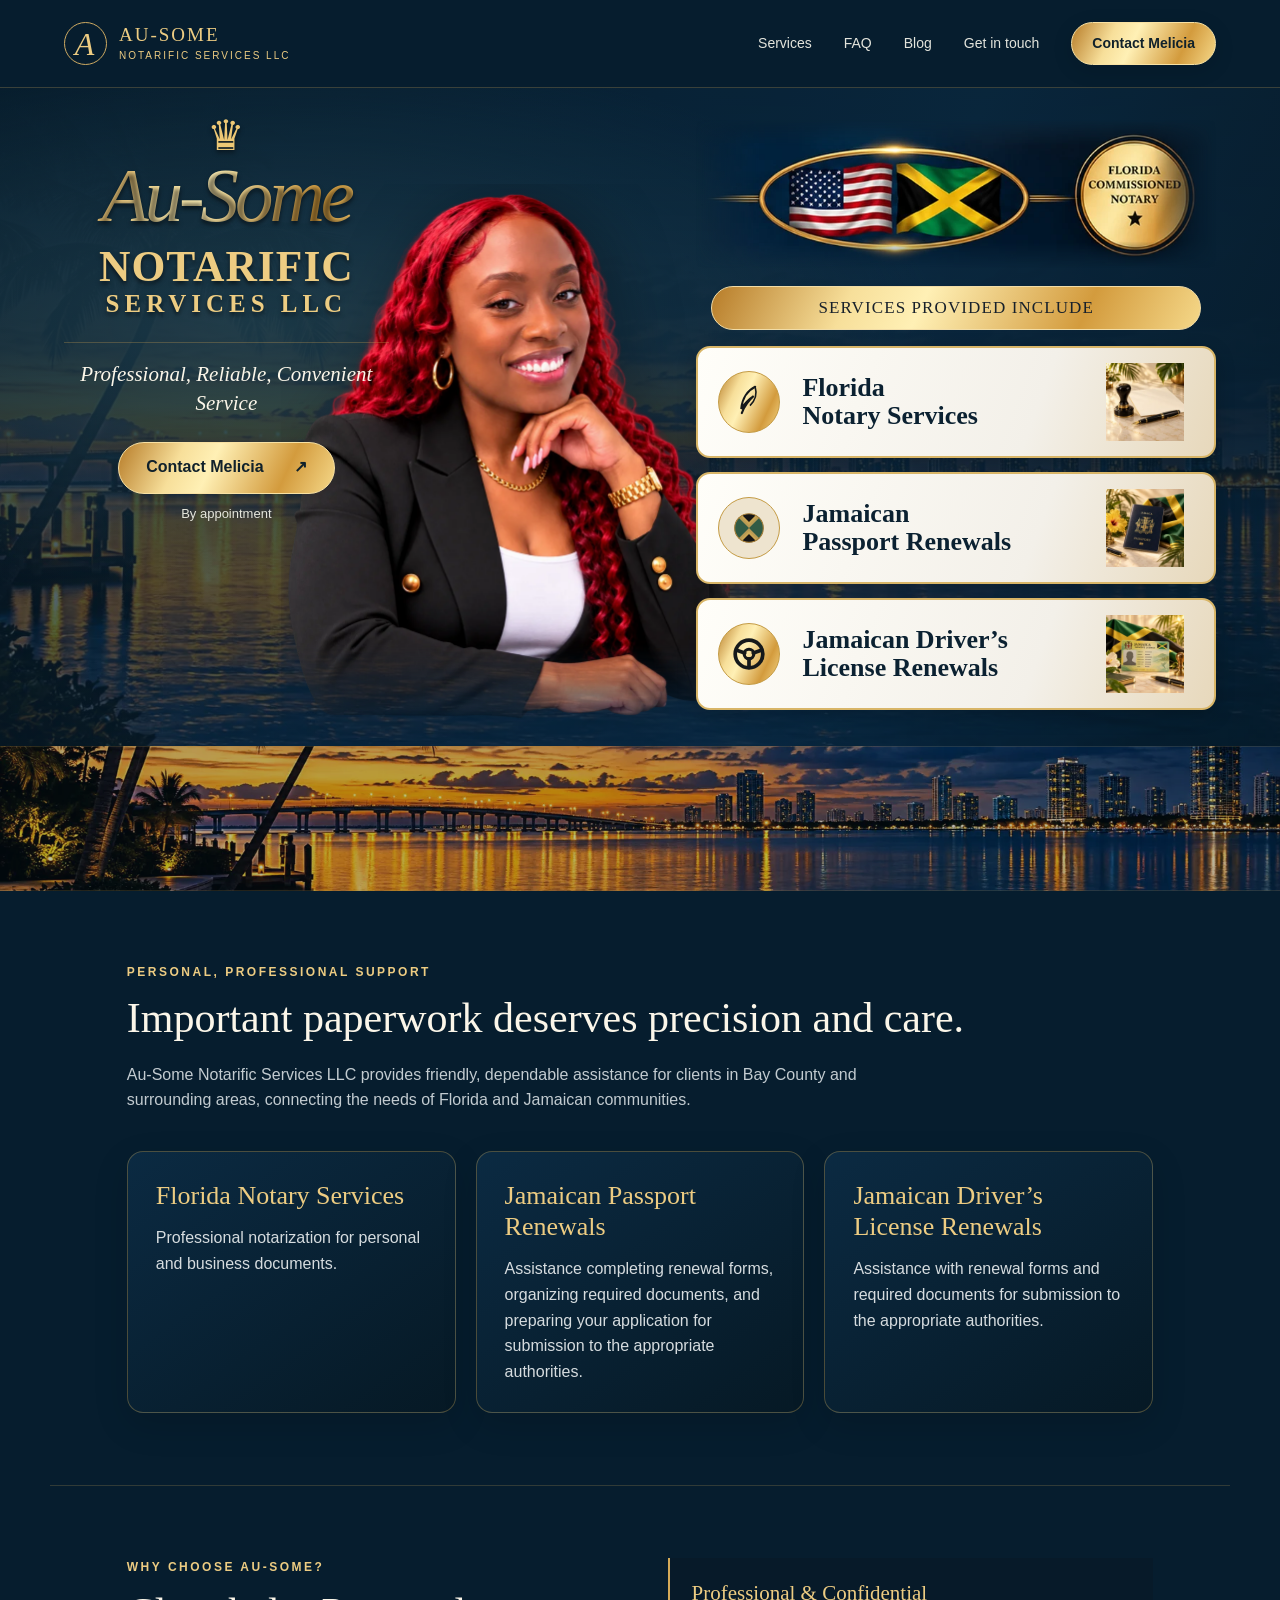
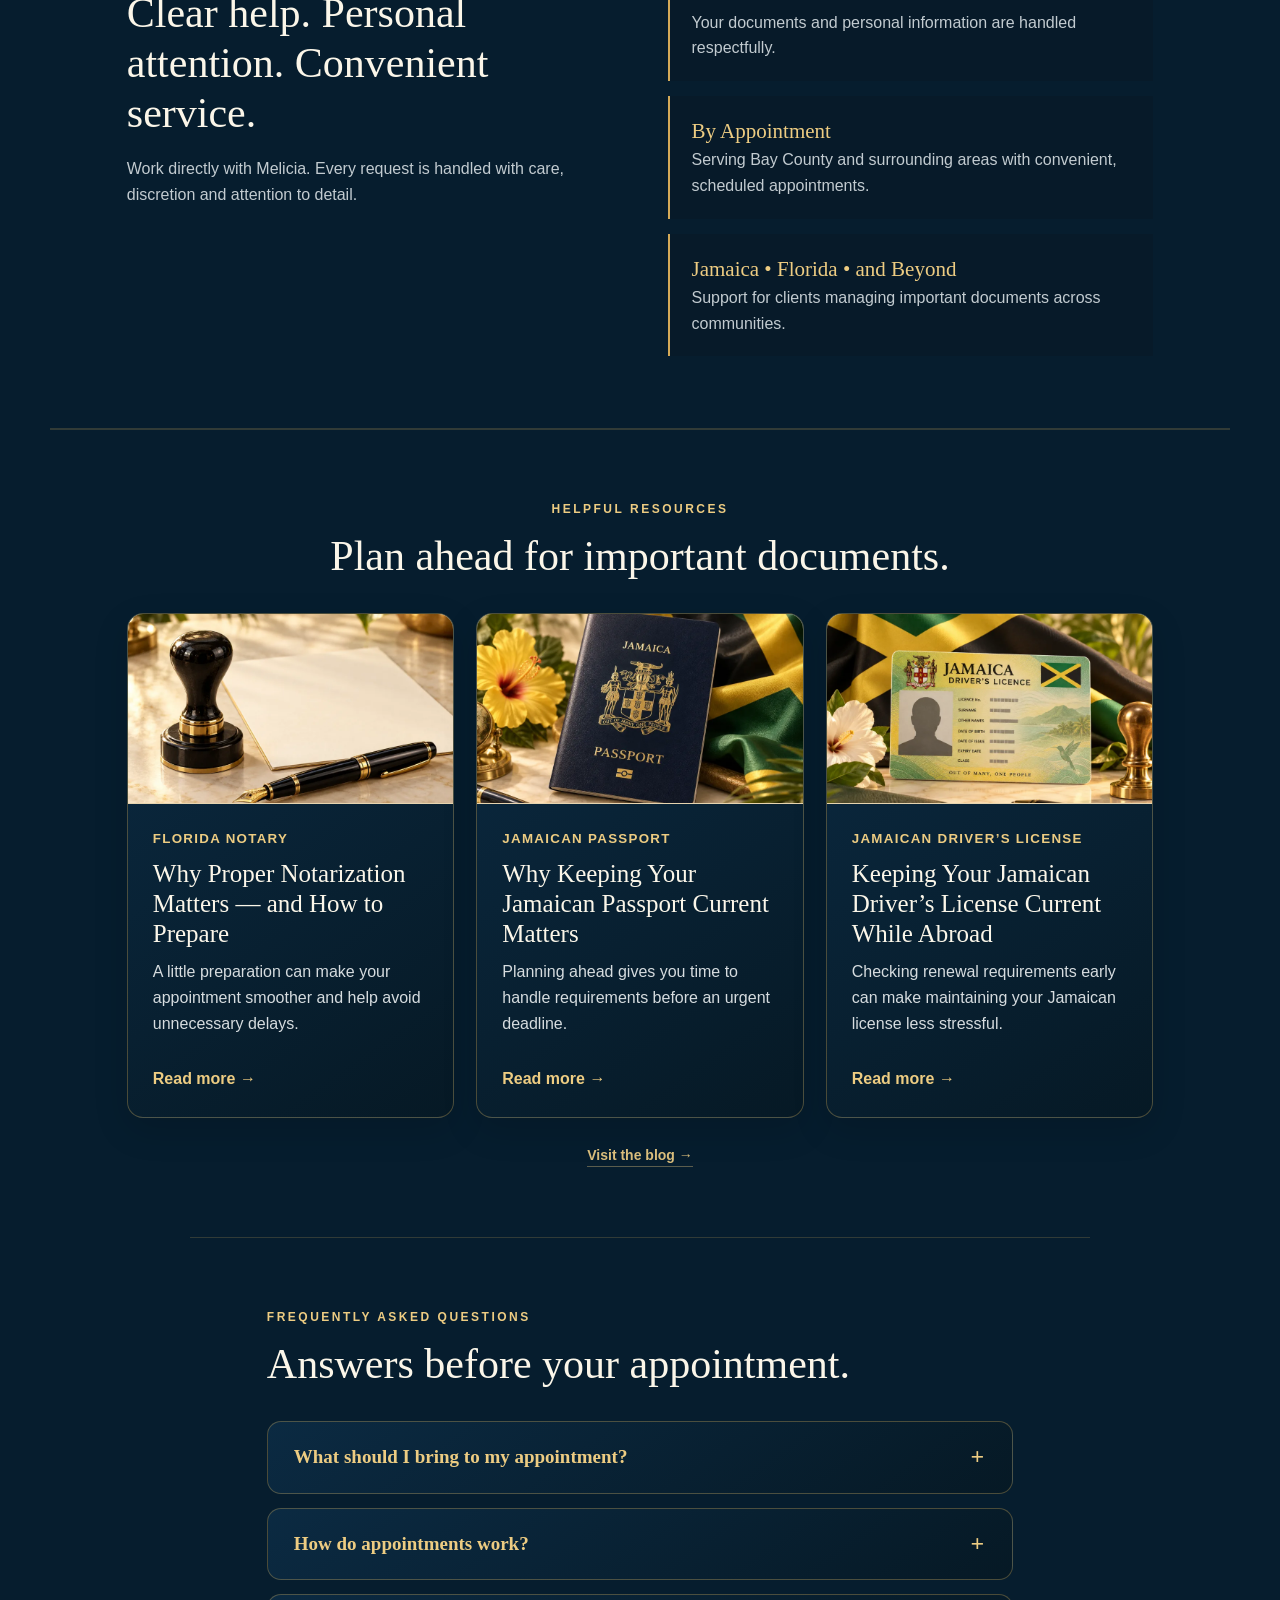
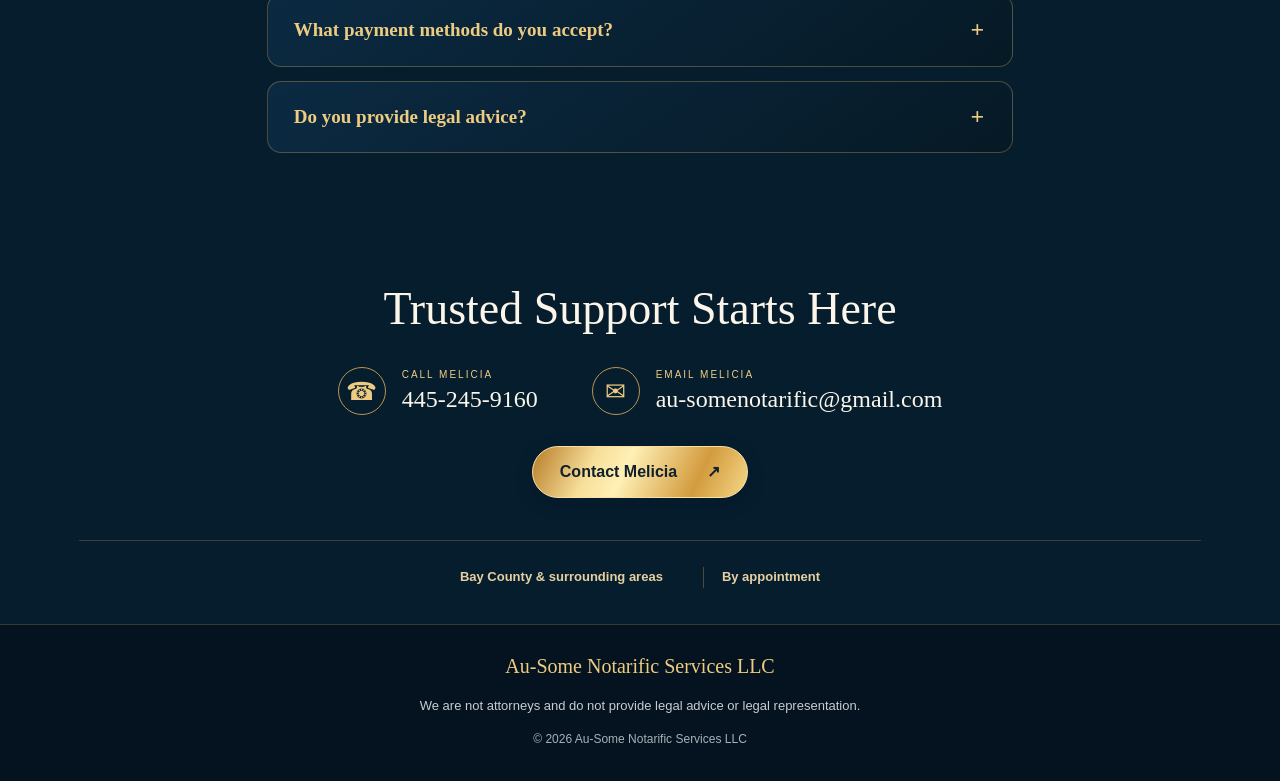
<file: index.html>
<!doctype html>
<html lang="en">
<head>
  <meta name="robots" content="noindex, nofollow">
  <meta charset="utf-8"><meta name="viewport" content="width=device-width, initial-scale=1">
  <title>Au-Some Notarific Services LLC | Bay County, Florida</title>
  <meta name="description" content="Florida notary services, Jamaican passport renewals and Jamaican driver's license renewals. Contact Melicia for appointments in Bay County and surrounding areas.">
  <meta name="theme-color" content="#061d2e">
  <link rel="canonical" href="https://au-somenotarific.com/">
  <meta property="og:type" content="website"><meta property="og:title" content="Au-Some Notarific Services LLC"><meta property="og:description" content="Florida notary services and practical support for Jamaican passport and driver’s license renewals in Bay County and surrounding areas."><meta property="og:url" content="https://au-somenotarific.com/"><meta property="og:site_name" content="Au-Some Notarific Services LLC"><meta property="og:image" content="https://au-somenotarific.com/assets/og-image.jpg"><meta property="og:image:width" content="1200"><meta property="og:image:height" content="630"><meta property="og:image:alt" content="Au-Some Notarific Services LLC with Melicia, Florida Commissioned Notary">
  <meta name="twitter:card" content="summary_large_image">
  <script type="application/ld+json">{"@context":"https://schema.org","@type":"Notary","name":"Au-Some Notarific Services LLC","url":"https://au-somenotarific.com/","image":"https://au-somenotarific.com/assets/og-image.jpg","email":"au-somenotarific@gmail.com","telephone":"+1-445-245-9160","areaServed":"Bay County, Florida","description":"Florida notary services and practical document support for Jamaican passport and driver’s license renewals."}</script>
  <script type="application/ld+json">{"@context":"https://schema.org","@type":"FAQPage","mainEntity":[{"@type":"Question","name":"What should I bring to my appointment?","acceptedAnswer":{"@type":"Answer","text":"For notary services, bring current, valid photo identification and the complete document — if a signature needs to be witnessed, please don't sign it in advance. For Jamaican passport or driver's license renewal support, bring your current passport or license and any paperwork you already have; Melicia will help confirm anything else needed for your specific renewal before your appointment."}},{"@type":"Question","name":"How do appointments work?","acceptedAnswer":{"@type":"Answer","text":"All services are by appointment in Bay County and surrounding areas. Reach out by phone, email, or the contact form with the service you need and your preferred day and time, and Melicia will confirm a time that works for you."}},{"@type":"Question","name":"What payment methods do you accept?","acceptedAnswer":{"@type":"Answer","text":"Cash, card, and digital payments (Venmo, Zelle, and Cash App) are accepted."}},{"@type":"Question","name":"Do you provide legal advice?","acceptedAnswer":{"@type":"Answer","text":"No. Au-Some Notarific Services LLC is not a law firm and does not provide legal advice or legal representation. Melicia can walk you through the appointment and renewal-support process, but cannot advise on which documents to use or represent you before any government authority."}}]}</script>
  <link rel="icon" type="image/svg+xml" href="data:image/svg+xml,%3Csvg xmlns='http://www.w3.org/2000/svg' viewBox='0 0 64 64'%3E%3Crect width='64' height='64' rx='12' fill='%23061d2e'/%3E%3Ctext x='32' y='47' text-anchor='middle' font-family='Georgia' font-size='46' fill='%23e9c778'%3EA%3C/text%3E%3C/svg%3E">
  <link rel="stylesheet" href="styles.css?v=20260925-0700"><script src="app.js?v=20260925-0700" defer></script>
</head>
<body>
<a class="skip" href="#main">Skip to content</a>
<header class="header"><a class="mini-brand" href="#home" aria-label="Au-Some Notarific Services home"><span class="monogram">A</span><span>AU-SOME <small>NOTARIFIC SERVICES LLC</small></span></a><button class="menu-toggle" type="button" aria-expanded="false" aria-controls="main-nav" aria-label="Open menu"><span></span><span></span><span></span></button><nav id="main-nav" aria-label="Main navigation"><a href="#services">Services</a><a href="#faq">FAQ</a><a href="blog/">Blog</a><a href="#contact">Get in touch</a><button class="button compact" data-contact>Contact Melicia</button></nav></header>
<main id="main">
<section class="hero" id="home" aria-labelledby="brand-title"><div class="hero-inner"><div class="portrait"><img src="assets/melicia.webp" alt="Melicia smiling, wearing a black blazer and gold jewelry" width="900" height="1125" fetchpriority="high"><div class="portrait-caption"><span>YOUR PERSONAL POINT OF CONTACT</span><strong>Meet Melicia</strong><p>Professional. Reliable. Convenient.</p></div></div><div class="hero-content"><div class="brand-row"><div class="wordmark"><span class="crown" aria-hidden="true">&#9819;</span><span class="script">Au-Some</span><h1 id="brand-title"><span class="sr-only">Au-Some </span>NOTARIFIC <span>SERVICES LLC</span></h1></div></div><img class="heritage-banner" src="assets/heritage-seal.webp" alt="United States and Jamaica flags beside a Florida Commissioned Notary seal" width="727" height="207"><p class="tagline">Professional, Reliable, Convenient Service</p><section id="services" aria-labelledby="services-title"><h2 class="ribbon" id="services-title">Services provided include</h2><div class="service-list"><button class="service" data-contact data-service="Florida Notary Services"><span class="service-number quill-icon" aria-hidden="true"><svg viewBox="0 0 64 64"><path d="M47 5C32 10 20 24 16 43c8-10 16-16 26-21-10 7-19 16-26 29" fill="none" stroke="currentColor" stroke-width="4" stroke-linecap="round"/><path d="M47 5c2 13-2 25-14 34" fill="none" stroke="currentColor" stroke-width="3"/></svg></span><span class="service-label"><strong>Florida<br>Notary Services</strong></span><img class="service-art" src="assets/notary-sm.webp" alt="" width="160" height="160"></button><button class="service" data-contact data-service="Jamaican Passport Renewals"><span class="service-number jamaica-icon" aria-hidden="true"><svg viewBox="0 0 64 64"><defs><clipPath id="flagCircle"><circle cx="32" cy="32" r="27"/></clipPath></defs><g clip-path="url(#flagCircle)"><rect width="64" height="64" fill="#151515"/><path d="M0 0L64 64M64 0L0 64" stroke="#c9a553" stroke-width="16"/><path d="M0 0L64 64M64 0L0 64" stroke="#b99b55" stroke-width="8"/><path d="M0 0L32 32L0 64zM64 0L32 32L64 64z" fill="#315b45"/></g><circle cx="32" cy="32" r="27" fill="none" stroke="#a9823d" stroke-width="2"/></svg></span><span class="service-label"><strong>Jamaican<br>Passport Renewals</strong></span><img class="service-art" src="assets/passport-sm.webp" alt="" width="160" height="160"></button><button class="service" data-contact data-service="Jamaican Driver’s License Renewals"><span class="service-number" aria-hidden="true"><svg viewBox="0 0 64 64"><circle cx="32" cy="32" r="26" fill="none" stroke="currentColor" stroke-width="7"/><circle cx="32" cy="32" r="9" fill="none" stroke="currentColor" stroke-width="6"/><path d="M9 25L24 30M55 25L40 30M32 41V57" fill="none" stroke="currentColor" stroke-width="7" stroke-linecap="round"/></svg></span><span class="service-label"><strong>Jamaican Driver’s<br>License Renewals</strong></span><img class="service-art" src="assets/license-sm.webp" alt="" width="160" height="160"></button></div></section><div class="hero-action"><button class="button" data-contact>Contact Melicia <span aria-hidden="true">↗</span></button><span>By appointment</span></div></div></div></section>
<div class="coastal-panorama" aria-hidden="true"></div>
<section class="content-section"><p class="eyebrow">PERSONAL, PROFESSIONAL SUPPORT</p><h2>Important paperwork deserves precision and care.</h2><p>Au-Some Notarific Services LLC provides friendly, dependable assistance for clients in Bay County and surrounding areas, connecting the needs of Florida and Jamaican communities.</p><div class="info-grid"><article><h3>Florida Notary Services</h3><p>Professional notarization for personal and business documents.</p></article><article><h3>Jamaican Passport Renewals</h3><p>Assistance completing renewal forms, organizing required documents, and preparing your application for submission to the appropriate authorities.</p></article><article><h3>Jamaican Driver’s License Renewals</h3><p>Assistance with renewal forms and required documents for submission to the appropriate authorities.</p></article></div></section>
<section class="why-section"><div><p class="eyebrow">WHY CHOOSE AU-SOME?</p><h2>Clear help. Personal attention. Convenient service.</h2><p>Work directly with Melicia. Every request is handled with care, discretion and attention to detail.</p></div><div class="why-list"><p><strong>Professional &amp; Confidential</strong><br>Your documents and personal information are handled respectfully.</p><p><strong>By Appointment</strong><br>Serving Bay County and surrounding areas with convenient, scheduled appointments.</p><p><strong>Jamaica • Florida • and Beyond</strong><br>Support for clients managing important documents across communities.</p></div></section>
<section class="latest-section" aria-labelledby="latest-title"><p class="eyebrow">HELPFUL RESOURCES</p><h2 id="latest-title">Plan ahead for important documents.</h2><div class="latest-grid"><article class="resource-card"><a class="resource-image" href="blog/prepare-for-notary-appointment.html" aria-label="Read Why Proper Notarization Matters"><img src="assets/notary.webp" alt="Florida notary document support" loading="lazy"></a><div class="resource-body"><small>FLORIDA NOTARY</small><h3><a href="blog/prepare-for-notary-appointment.html">Why Proper Notarization Matters — and How to Prepare</a></h3><p>A little preparation can make your appointment smoother and help avoid unnecessary delays.</p><a class="latest-link" href="blog/prepare-for-notary-appointment.html">Read more →</a></div></article><article class="resource-card"><a class="resource-image" href="blog/keep-jamaican-passport-current.html" aria-label="Read Why Keeping Your Jamaican Passport Current Matters"><img src="assets/passport.webp" alt="Jamaican passport renewal support" loading="lazy"></a><div class="resource-body"><small>JAMAICAN PASSPORT</small><h3><a href="blog/keep-jamaican-passport-current.html">Why Keeping Your Jamaican Passport Current Matters</a></h3><p>Planning ahead gives you time to handle requirements before an urgent deadline.</p><a class="latest-link" href="blog/keep-jamaican-passport-current.html">Read more →</a></div></article><article class="resource-card"><a class="resource-image" href="blog/keep-jamaican-drivers-license-current.html" aria-label="Read Keeping Your Jamaican Driver’s License Current While Abroad"><img src="assets/license.webp" alt="Jamaican driver’s license renewal support" loading="lazy"></a><div class="resource-body"><small>JAMAICAN DRIVER’S LICENSE</small><h3><a href="blog/keep-jamaican-drivers-license-current.html">Keeping Your Jamaican Driver’s License Current While Abroad</a></h3><p>Checking renewal requirements early can make maintaining your Jamaican license less stressful.</p><a class="latest-link" href="blog/keep-jamaican-drivers-license-current.html">Read more →</a></div></article></div><p class="latest-all"><a href="blog/">Visit the blog →</a></p></section>
<section class="faq-section" id="faq" aria-labelledby="faq-title"><p class="eyebrow">FREQUENTLY ASKED QUESTIONS</p><h2 id="faq-title">Answers before your appointment.</h2><div class="faq-list"><details class="faq-item"><summary>What should I bring to my appointment?</summary><p>For notary services, bring current, valid photo identification and the complete document — if a signature needs to be witnessed, please don't sign it in advance. For Jamaican passport or driver's license renewal support, bring your current passport or license and any paperwork you already have; Melicia will help confirm anything else needed for your specific renewal before your appointment.</p></details><details class="faq-item"><summary>How do appointments work?</summary><p>All services are by appointment in Bay County and surrounding areas. Reach out by phone, email, or the contact form with the service you need and your preferred day and time, and Melicia will confirm a time that works for you.</p></details><details class="faq-item"><summary>What payment methods do you accept?</summary><p>Cash, card, and digital payments (Venmo, Zelle, and Cash App) are accepted.</p></details><details class="faq-item"><summary>Do you provide legal advice?</summary><p>No. Au-Some Notarific Services LLC is not a law firm and does not provide legal advice or legal representation. Melicia can walk you through the appointment and renewal-support process, but cannot advise on which documents to use or represent you before any government authority.</p></details></div></section>
<section class="contact" id="contact" aria-labelledby="contact-title"><h2 id="contact-title">Trusted Support Starts Here</h2><div class="contact-links"><a href="tel:+14452459160"><span class="contact-symbol" aria-hidden="true">☎</span><span><small>CALL MELICIA</small>445-245-9160</span></a><a href="mailto:au-somenotarific@gmail.com"><span class="contact-symbol" aria-hidden="true">✉</span><span><small>EMAIL MELICIA</small>au-somenotarific@gmail.com</span></a></div><button class="button" data-contact>Contact Melicia <span aria-hidden="true">↗</span></button><div class="availability"><span>Bay County &amp; surrounding areas</span><span>By appointment</span></div></section>
</main><footer><a class="footer-brand" href="#home">Au-Some Notarific Services LLC</a><p>We are not attorneys and do not provide legal advice or legal representation.</p><small>© <span id="year">2026</span> Au-Some Notarific Services LLC</small></footer>
<dialog id="contact-dialog" aria-labelledby="form-title"><div class="dialog-head"><div><p class="eyebrow">LET’S GET IN TOUCH</p><h2 id="form-title">Contact Melicia</h2></div><button type="button" class="close" aria-label="Close contact form">×</button></div><p class="form-intro">Share a few details so Melicia can help with your request.</p><form id="contact-form" action="send.php" method="post"><div class="form-grid"><label class="hp" aria-hidden="true">Leave this field empty<input name="website" tabindex="-1" autocomplete="off"></label><label>Full name <span aria-hidden="true">*</span><input name="fullName" autocomplete="name" required maxlength="120"></label><label>Phone <span aria-hidden="true">*</span><input name="phone" type="tel" autocomplete="tel" required maxlength="40"></label><label>Email <span aria-hidden="true">*</span><input name="email" type="email" autocomplete="email" required maxlength="254"></label><label>Preferred contact method <span aria-hidden="true">*</span><select name="contactMethod" required><option value="">Please select</option><option>Phone</option><option>Email</option></select></label><label>Best contact time <span aria-hidden="true">*</span><input name="contactTime" placeholder="e.g. Weekdays after 3 pm, Central" required maxlength="160"></label><label>Service needed <span aria-hidden="true">*</span><select name="service" required><option value="">Please select</option><option>Florida Notary Services</option><option>Jamaican Passport Renewals</option><option>Jamaican Driver’s License Renewals</option></select></label><label class="wide">Preferred appointment / availability window <span aria-hidden="true">*</span><input name="availability" placeholder="e.g. Tuesday or Thursday afternoon" required maxlength="240"></label><label class="wide">Notes <small>(optional)</small><textarea name="notes" rows="4" maxlength="2000" placeholder="How can Melicia help? Please do not include document numbers or sensitive personal information."></textarea></label></div><p class="privacy">Your information is used only to respond to your request and will be sent directly to Melicia.</p><button class="button form-submit" type="submit">Submit request <span aria-hidden="true">↗</span></button></form></dialog><dialog id="result-dialog" aria-labelledby="result-title" aria-describedby="result-message"><div class="result-icon" aria-hidden="true"></div><h2 id="result-title"></h2><p id="result-message"></p><button type="button" class="button" id="result-close">OK</button></dialog><noscript><div class="noscript">To request an appointment, call <a href="tel:+14452459160">445-245-9160</a> or email <a href="mailto:au-somenotarific@gmail.com">au-somenotarific@gmail.com</a>.</div></noscript></body></html>
</file>
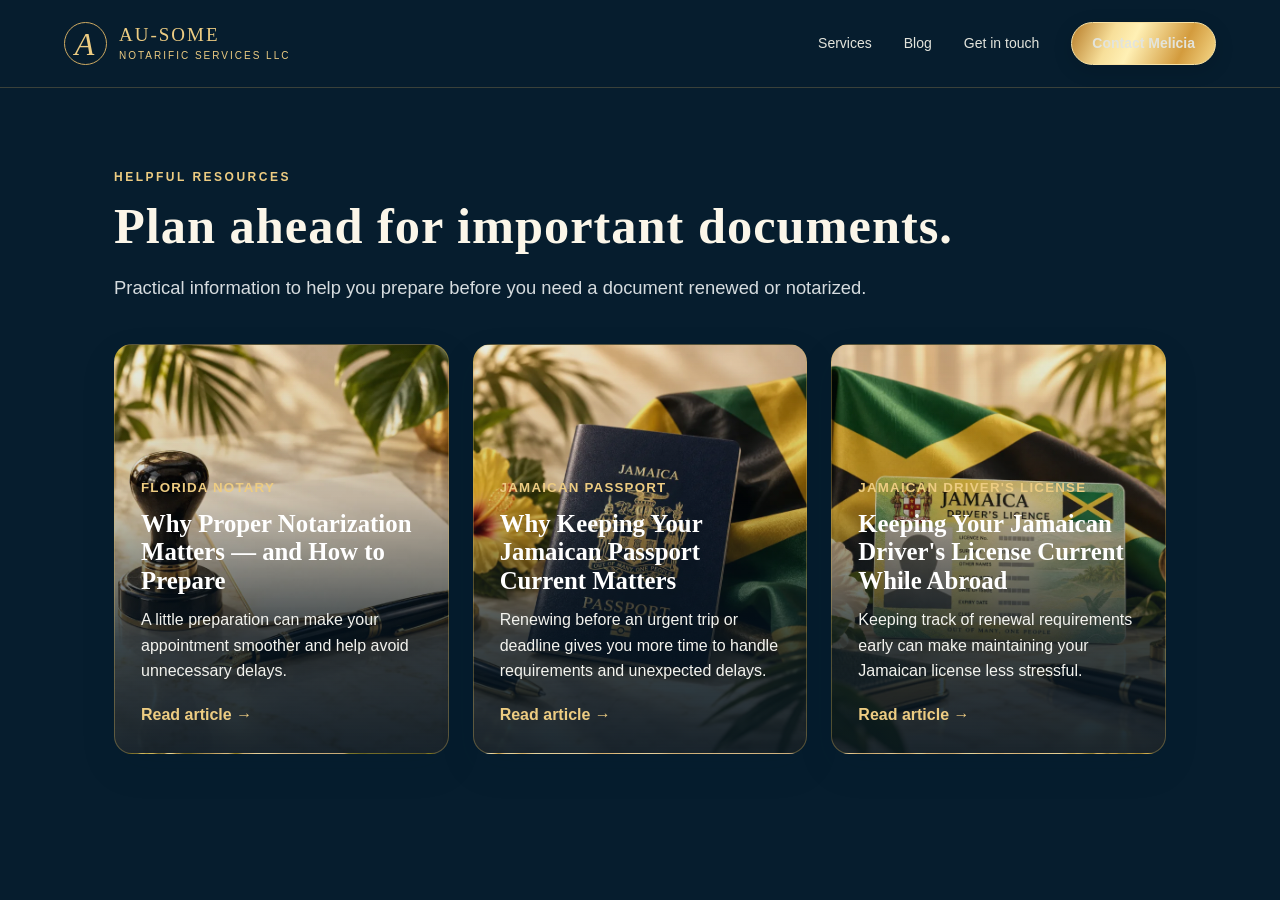
<file: blog/index.html>
<!doctype html><html lang="en"><head><meta name="robots" content="noindex, nofollow"><meta charset="utf-8"><meta name="viewport" content="width=device-width,initial-scale=1"><title>Helpful Resources | Au-Some Notarific Services LLC</title><meta name="description" content="Helpful information about Florida notary appointments, Jamaican passport renewals, and Jamaican driver's license renewals."><link rel="canonical" href="https://au-somenotarific.com/blog/"><link rel="stylesheet" href="../styles.css?v=20260925-0700"><link rel="stylesheet" href="../blog.css?v=20260925-0625"><script src="../app.js?v=20260925-0700" defer></script></head><body><header class="header"><a class="mini-brand" href="../index.html#home" aria-label="Au-Some Notarific Services home"><span class="monogram">A</span><span>AU-SOME <small>NOTARIFIC SERVICES LLC</small></span></a><button class="menu-toggle" type="button" aria-expanded="false" aria-controls="main-nav" aria-label="Open menu"><span></span><span></span><span></span></button><nav id="main-nav" aria-label="Main navigation"><a href="../index.html#services">Services</a><a href="./">Blog</a><a href="../index.html#contact">Get in touch</a><a class="button compact" href="../index.html#contact">Contact Melicia</a></nav></header><main class="blog-shell"><p class="eyebrow">HELPFUL RESOURCES</p><h1>Plan ahead for important documents.</h1><p class="blog-lead">Practical information to help you prepare before you need a document renewed or notarized.</p><div class="blog-grid"><article class="blog-card" style="--card-image:url('../assets/notary.webp')"><div class="blog-card-overlay"><small>FLORIDA NOTARY</small><h2><a href="prepare-for-notary-appointment.html">Why Proper Notarization Matters — and How to Prepare</a></h2><p>A little preparation can make your appointment smoother and help avoid unnecessary delays.</p><a href="prepare-for-notary-appointment.html">Read article &rarr;</a></div></article><article class="blog-card" style="--card-image:url('../assets/passport.webp')"><div class="blog-card-overlay"><small>JAMAICAN PASSPORT</small><h2><a href="keep-jamaican-passport-current.html">Why Keeping Your Jamaican Passport Current Matters</a></h2><p>Renewing before an urgent trip or deadline gives you more time to handle requirements and unexpected delays.</p><a href="keep-jamaican-passport-current.html">Read article &rarr;</a></div></article><article class="blog-card" style="--card-image:url('../assets/license.webp')"><div class="blog-card-overlay"><small>JAMAICAN DRIVER'S LICENSE</small><h2><a href="keep-jamaican-drivers-license-current.html">Keeping Your Jamaican Driver's License Current While Abroad</a></h2><p>Keeping track of renewal requirements early can make maintaining your Jamaican license less stressful.</p><a href="keep-jamaican-drivers-license-current.html">Read article &rarr;</a></div></article></div></main></body></html>
</file>
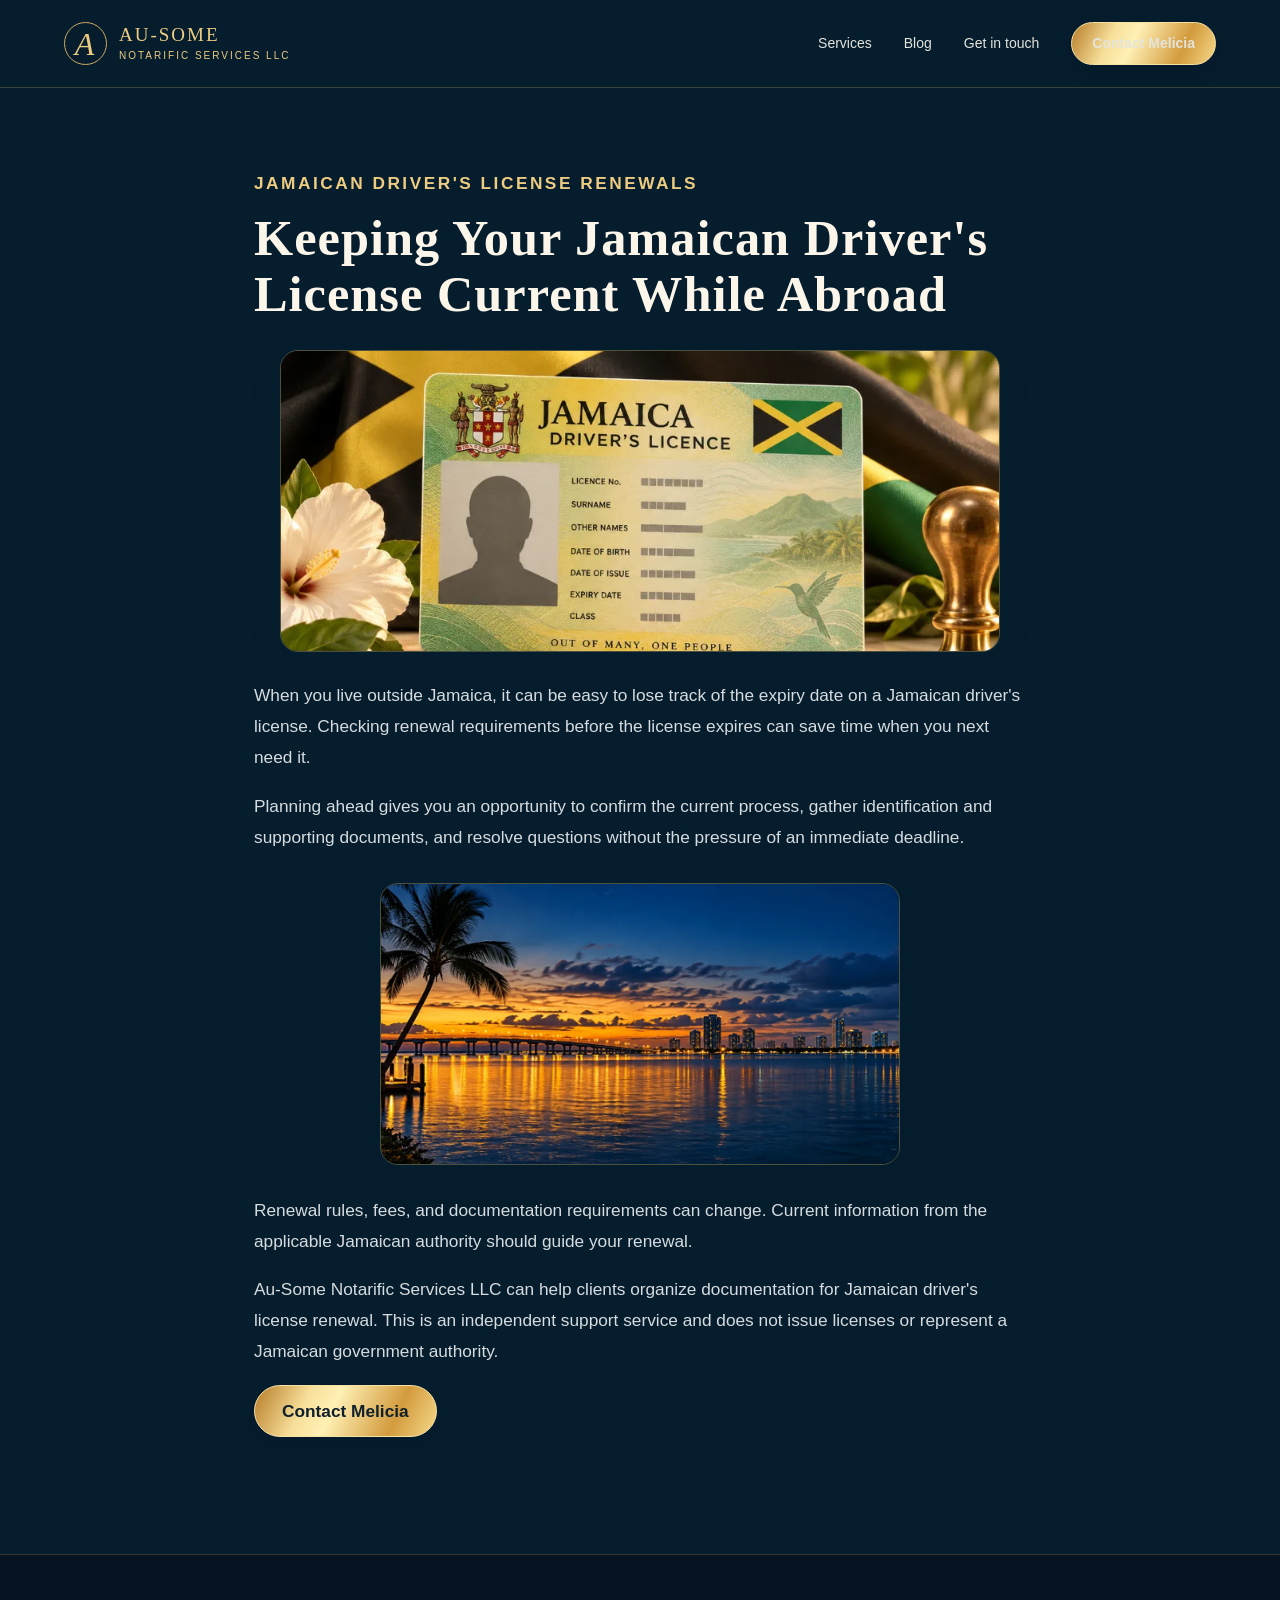
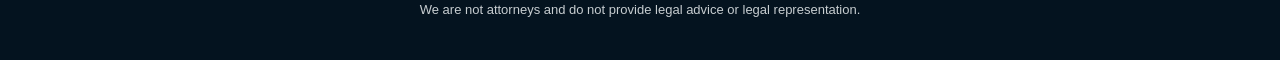
<file: blog/keep-jamaican-drivers-license-current.html>
<!doctype html><html lang="en"><head><meta name="robots" content="noindex, nofollow"><meta charset="utf-8"><meta name="viewport" content="width=device-width,initial-scale=1"><title>Keeping Your Jamaican Driver's License Current | Au-Some Notarific</title><meta name="description" content="When you live outside Jamaica, it can be easy to lose track of the expiry date on a Jamaican driver's license. Checking renewal requirements before the license expires can save time when you next need it."><link rel="canonical" href="https://au-somenotarific.com/blog/keep-jamaican-drivers-license-current.html"><link rel="stylesheet" href="../styles.css?v=20260925-0700"><link rel="stylesheet" href="../blog.css?v=20260925-0635"><script src="../app.js?v=20260925-0700" defer></script></head><body><header class="header"><a class="mini-brand" href="../index.html#home" aria-label="Au-Some Notarific Services home"><span class="monogram">A</span><span>AU-SOME <small>NOTARIFIC SERVICES LLC</small></span></a><button class="menu-toggle" type="button" aria-expanded="false" aria-controls="main-nav" aria-label="Open menu"><span></span><span></span><span></span></button><nav id="main-nav" aria-label="Main navigation"><a href="../index.html#services">Services</a><a href="./">Blog</a><a href="../index.html#contact">Get in touch</a><a class="button compact" href="../index.html#contact">Contact Melicia</a></nav></header><main class="article-shell"><p class="eyebrow">JAMAICAN DRIVER'S LICENSE RENEWALS</p><h1>Keeping Your Jamaican Driver's License Current While Abroad</h1><figure class="article-feature"><img src="../assets/license.webp" alt="Jamaican driver's license renewal support" loading="eager"></figure><p>When you live outside Jamaica, it can be easy to lose track of the expiry date on a Jamaican driver's license. Checking renewal requirements before the license expires can save time when you next need it.</p><p>Planning ahead gives you an opportunity to confirm the current process, gather identification and supporting documents, and resolve questions without the pressure of an immediate deadline.</p><figure class="article-support"><img src="../assets/coast.webp" alt="Jamaican coastal road and travel setting" loading="lazy"></figure><p>Renewal rules, fees, and documentation requirements can change. Current information from the applicable Jamaican authority should guide your renewal.</p><p>Au-Some Notarific Services LLC can help clients organize documentation for Jamaican driver's license renewal. This is an independent support service and does not issue licenses or represent a Jamaican government authority.</p><p><a class="button" href="../index.html#contact">Contact Melicia</a></p></main><footer><p>We are not attorneys and do not provide legal advice or legal representation.</p></footer></body></html>
</file>
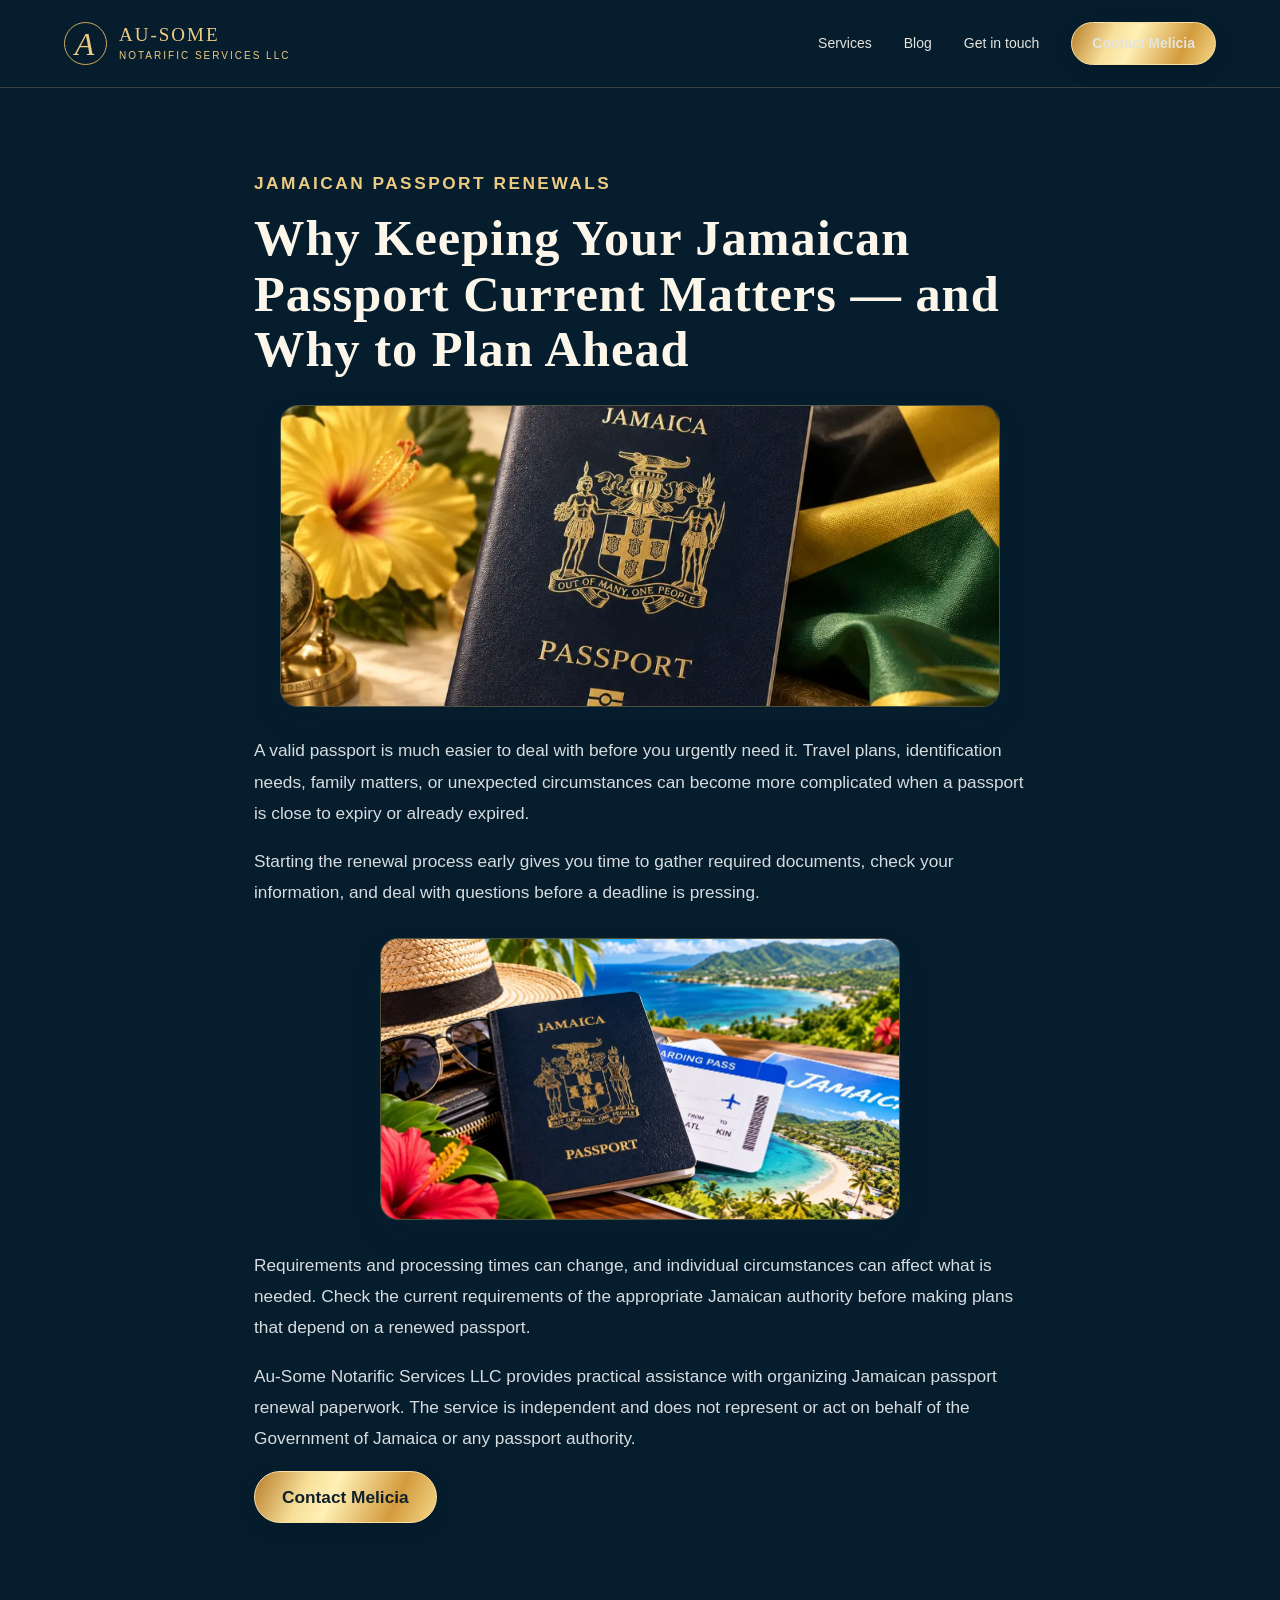
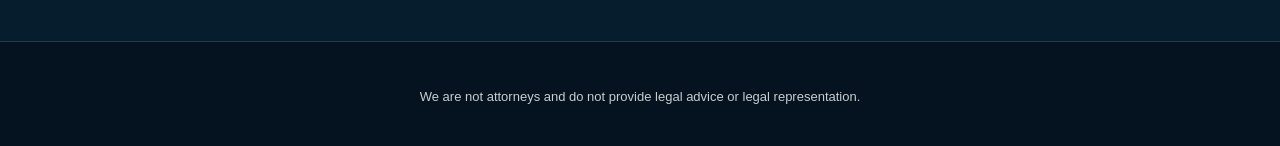
<file: blog/keep-jamaican-passport-current.html>
<!doctype html><html lang="en"><head><meta name="robots" content="noindex, nofollow"><meta charset="utf-8"><meta name="viewport" content="width=device-width,initial-scale=1"><title>Keeping Your Jamaican Passport Current | Au-Some Notarific</title><meta name="description" content="A valid passport is much easier to deal with before you urgently need it. Travel plans, identification needs, family matters, or unexpected circumstances can become more complicated when a passport is close to expiry or already expired."><link rel="canonical" href="https://au-somenotarific.com/blog/keep-jamaican-passport-current.html"><link rel="stylesheet" href="../styles.css?v=20260925-0700"><link rel="stylesheet" href="../blog.css?v=20260925-0625"><script src="../app.js?v=20260925-0700" defer></script></head><body><header class="header"><a class="mini-brand" href="../index.html#home" aria-label="Au-Some Notarific Services home"><span class="monogram">A</span><span>AU-SOME <small>NOTARIFIC SERVICES LLC</small></span></a><button class="menu-toggle" type="button" aria-expanded="false" aria-controls="main-nav" aria-label="Open menu"><span></span><span></span><span></span></button><nav id="main-nav" aria-label="Main navigation"><a href="../index.html#services">Services</a><a href="./">Blog</a><a href="../index.html#contact">Get in touch</a><a class="button compact" href="../index.html#contact">Contact Melicia</a></nav></header><main class="article-shell"><p class="eyebrow">JAMAICAN PASSPORT RENEWALS</p><h1>Why Keeping Your Jamaican Passport Current Matters — and Why to Plan Ahead</h1><figure class="article-feature"><img src="../assets/passport.webp" alt="Jamaican passport renewal support" loading="eager"></figure><p>A valid passport is much easier to deal with before you urgently need it. Travel plans, identification needs, family matters, or unexpected circumstances can become more complicated when a passport is close to expiry or already expired.</p><p>Starting the renewal process early gives you time to gather required documents, check your information, and deal with questions before a deadline is pressing.</p><figure class="article-support"><img src="../assets/passport-support.webp" alt="Jamaican passport, boarding pass, and travel accessories with a Jamaican coastal view" loading="lazy"></figure><p>Requirements and processing times can change, and individual circumstances can affect what is needed. Check the current requirements of the appropriate Jamaican authority before making plans that depend on a renewed passport.</p><p>Au-Some Notarific Services LLC provides practical assistance with organizing Jamaican passport renewal paperwork. The service is independent and does not represent or act on behalf of the Government of Jamaica or any passport authority.</p><p><a class="button" href="../index.html#contact">Contact Melicia</a></p></main><footer><p>We are not attorneys and do not provide legal advice or legal representation.</p></footer></body></html>
</file>
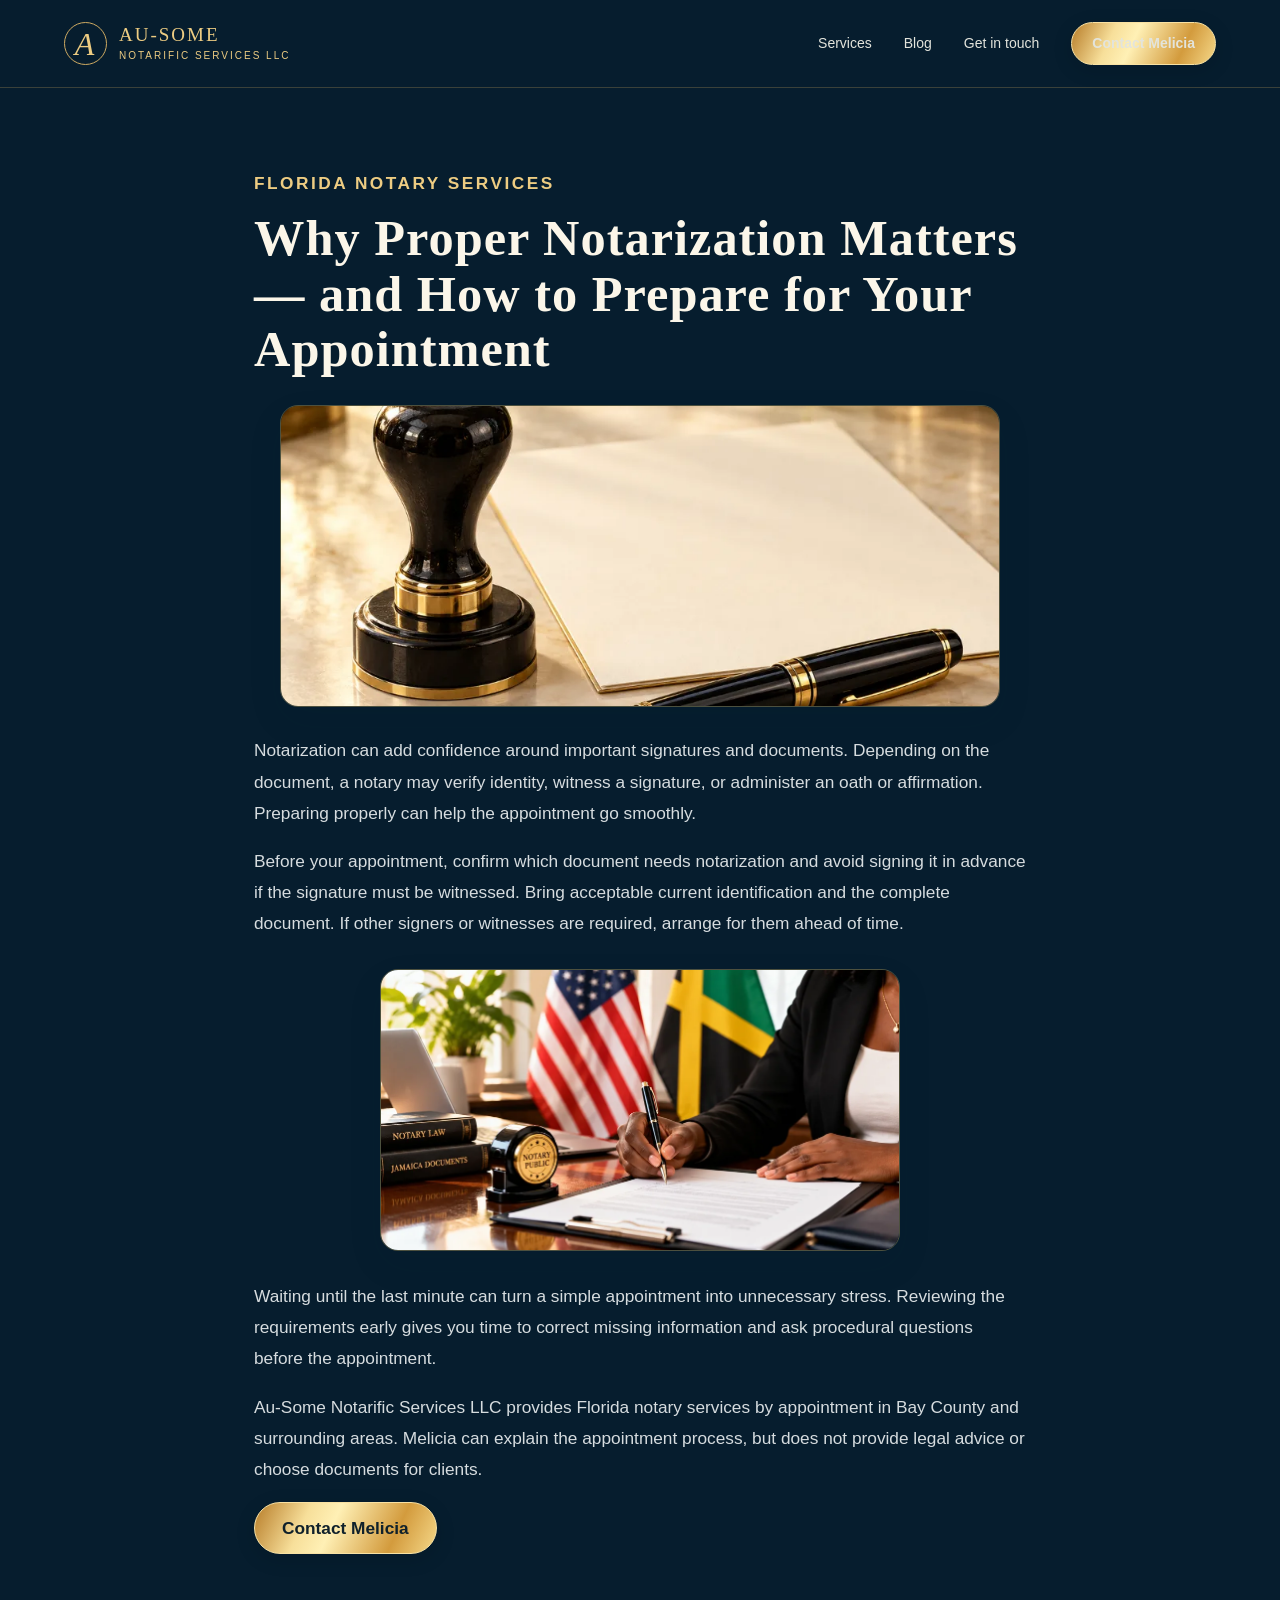
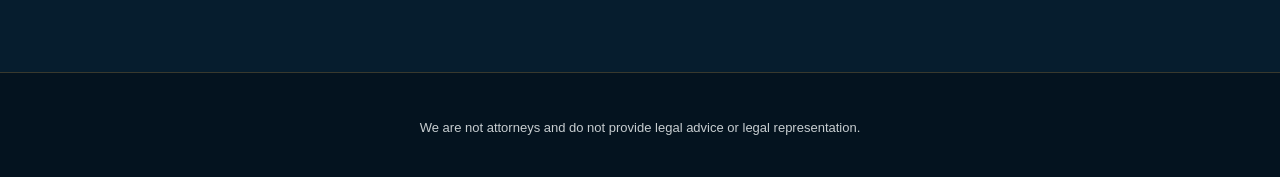
<file: blog/prepare-for-notary-appointment.html>
<!doctype html><html lang="en"><head><meta name="robots" content="noindex, nofollow"><meta charset="utf-8"><meta name="viewport" content="width=device-width,initial-scale=1"><title>Preparing for a Florida Notary Appointment | Au-Some Notarific</title><meta name="description" content="Notarization can add confidence around important signatures and documents. Depending on the document, a notary may verify identity, witness a signature, or administer an oath or affirmation. Preparing properly can help the appointment go smoothly."><link rel="canonical" href="https://au-somenotarific.com/blog/prepare-for-notary-appointment.html"><link rel="stylesheet" href="../styles.css?v=20260925-0700"><link rel="stylesheet" href="../blog.css?v=20260925-0625"><script src="../app.js?v=20260925-0700" defer></script></head><body><header class="header"><a class="mini-brand" href="../index.html#home" aria-label="Au-Some Notarific Services home"><span class="monogram">A</span><span>AU-SOME <small>NOTARIFIC SERVICES LLC</small></span></a><button class="menu-toggle" type="button" aria-expanded="false" aria-controls="main-nav" aria-label="Open menu"><span></span><span></span><span></span></button><nav id="main-nav" aria-label="Main navigation"><a href="../index.html#services">Services</a><a href="./">Blog</a><a href="../index.html#contact">Get in touch</a><a class="button compact" href="../index.html#contact">Contact Melicia</a></nav></header><main class="article-shell"><p class="eyebrow">FLORIDA NOTARY SERVICES</p><h1>Why Proper Notarization Matters — and How to Prepare for Your Appointment</h1><figure class="article-feature"><img src="../assets/notary.webp" alt="Florida notary documents prepared for an appointment" loading="eager"></figure><p>Notarization can add confidence around important signatures and documents. Depending on the document, a notary may verify identity, witness a signature, or administer an oath or affirmation. Preparing properly can help the appointment go smoothly.</p><p>Before your appointment, confirm which document needs notarization and avoid signing it in advance if the signature must be witnessed. Bring acceptable current identification and the complete document. If other signers or witnesses are required, arrange for them ahead of time.</p><figure class="article-support"><img src="../assets/notary-support.webp" alt="Notary public desk with United States and Jamaica flags, notary seal, and a document being signed" loading="lazy"></figure><p>Waiting until the last minute can turn a simple appointment into unnecessary stress. Reviewing the requirements early gives you time to correct missing information and ask procedural questions before the appointment.</p><p>Au-Some Notarific Services LLC provides Florida notary services by appointment in Bay County and surrounding areas. Melicia can explain the appointment process, but does not provide legal advice or choose documents for clients.</p><p><a class="button" href="../index.html#contact">Contact Melicia</a></p></main><footer><p>We are not attorneys and do not provide legal advice or legal representation.</p></footer></body></html>
</file>
<file: styles.css>
@charset "UTF-8";
:root{color-scheme:dark;--navy:#061d2e;--deep:#04131f;--gold:#edcc82;--muted:#c2cbd0;--gold-fill:linear-gradient(115deg,#b77c28 0%,#f7df9a 28%,#fff0b5 43%,#d39b3d 76%,#f5d889 100%)}
*{box-sizing:border-box}html{scroll-behavior:smooth;scroll-padding-top:90px}body{margin:0;background:var(--navy);color:#fbf6e9;font-family:Arial,Helvetica,sans-serif;font-size:16px;line-height:1.6}button,input,select,textarea{font:inherit}a{color:inherit}button,a,input,select,textarea{-webkit-tap-highlight-color:transparent}button{cursor:pointer}button:focus-visible,a:focus-visible{outline:3px solid #fff0b5;outline-offset:5px}input:focus,select:focus,textarea:focus{outline:2px solid #9c671c;outline-offset:2px}.skip{position:fixed;left:12px;top:-100px;background:var(--gold);color:var(--deep);z-index:20;padding:10px}.skip:focus{top:12px}.header{min-height:88px;max-width:1380px;margin:auto;padding:18px 5%;display:flex;justify-content:space-between;align-items:center;gap:24px;border-bottom:1px solid #d3ad5e40}.mini-brand{display:flex;gap:12px;align-items:center;text-decoration:none;color:var(--gold);font-family:Georgia,serif;font-size:19px;letter-spacing:2px;line-height:1.3}.mini-brand small{display:block;font:10px/1.6 Arial,sans-serif;letter-spacing:2px}.monogram{border:1px solid #ceaa62;border-radius:50%;width:43px;height:43px;text-align:center;font:italic 32px/43px Georgia,serif}.header nav{display:flex;align-items:center;gap:32px}.header nav>a{text-decoration:none;font-size:14px;color:#e3e4dc}.header nav>a:hover{color:var(--gold)}.button{display:inline-flex;gap:30px;justify-content:center;align-items:center;min-height:52px;padding:12px 27px;border:1px solid #f8e1a3;border-radius:999px;background:var(--gold-fill);color:#10212b;font-weight:700;line-height:1.4;box-shadow:0 5px 20px #0002;text-decoration:none}.button:hover{filter:brightness(1.09)}.button.compact{min-height:43px;padding:10px 20px;font-size:14px}.hero{position:relative;isolation:isolate;overflow:hidden;background:radial-gradient(ellipse at 20% 36%,#244553 0,transparent 47%),linear-gradient(110deg,#061b2a,#0b2a42 65%,#071b29);border-bottom:0}.hero:before{content:"";position:absolute;inset:0;z-index:-1;background:linear-gradient(to bottom,#061d2e 0%,#061d2edb 40%,#061d2e00 75%),url('assets/coast.webp') center bottom/cover no-repeat;opacity:.3}.hero-inner{max-width:1320px;margin:auto;display:grid;grid-template-columns:.82fr 1.18fr;padding:32px 5% 36px;gap:25px;align-items:end}.portrait{position:relative;align-self:stretch;display:flex;align-items:flex-end;margin-left:-70px;margin-bottom:-36px}.portrait img{display:block;width:112%;max-width:none;height:auto;max-height:850px;object-fit:contain;object-position:bottom;filter:drop-shadow(10px 0 30px #0004);mask-image:linear-gradient(#000 82%,transparent 100%)}.portrait-caption{display:none}.hero-content{z-index:1}.brand-row{display:flex;gap:20px;align-items:center}.wordmark{text-align:center;flex:1;color:var(--gold);text-shadow:0 3px 4px #0008;position:relative}.crown{display:block;color:#edc875;font:42px/.8 Georgia,serif;margin-bottom:6px}.script{font:italic 76px/.95 'Monotype Corsiva','Brush Script MT',Georgia,serif;letter-spacing:-4px;background:var(--gold-fill);background-clip:text;-webkit-text-fill-color:transparent;padding:0 10px 4px;display:block}h1{font:46px/1.1 Georgia,serif;font-weight:600;letter-spacing:1px;margin:6px 0}h1 span{display:block;font-size:25px;letter-spacing:5px}.tagline{text-align:center;border-top:1px solid #c69d524d;padding-top:17px;margin:18px 0 10px;font:italic 21px/1.4 Georgia,serif}.ribbon{text-align:center;background:var(--gold-fill);color:#18212b;border:1px solid #f1dca7;border-radius:30px;font:17px/1.3 Georgia,serif;text-transform:uppercase;letter-spacing:1.1px;padding:10px;margin:0 15px 16px}.service-list{display:grid;gap:14px}.service{width:100%;display:grid;grid-template-columns:65px 1fr 88px;align-items:center;gap:19px;text-align:left;background:linear-gradient(110deg,#fffef9,#f3f0e9 65%,#e7d8bb);border:2px solid #d8b567;border-radius:14px;color:#0b2131;padding:15px 20px;box-shadow:0 6px 20px #0003;transition:transform .18s}.service:hover{transform:translateX(-4px)}.service-number{width:62px;height:62px;display:grid;place-items:center;border-radius:50%;background:var(--gold-fill);font:italic 24px Georgia,serif;border:1px solid #c49b44;color:#15191b}.service-number svg{width:42px;height:42px;display:block}.quill-icon svg{transform:rotate(-7deg);color:#15191b}.jamaica-icon{background:#eee4cf}.jamaica-icon svg{width:52px;height:52px}.service strong{display:block;font:600 26px/1.07 Georgia,serif}.service-label{overflow-wrap:anywhere}.service-art{display:block;width:78px;height:78px;object-fit:contain}.hero-action{display:flex;align-items:center;gap:24px;margin:23px 0 0}.hero-action>span{font-size:13px;line-height:1.5;color:#e5e6dc}.heritage-banner{display:block;width:100%;max-width:560px;height:auto;margin:14px auto 0;mask-image:linear-gradient(to right,transparent,#000 12%,#000 88%,transparent),linear-gradient(transparent,#000 18%,#000 82%,transparent);-webkit-mask-composite:source-in;mask-composite:intersect}.coastal-panorama{height:145px;background:url('assets/coast.webp') center 62%/cover no-repeat;opacity:.72;border-top:1px solid #d3ad5e35;border-bottom:1px solid #d3ad5e35}.content-section,.why-section{max-width:1180px;margin:auto;padding:72px 6%}.content-section>h2,.why-section h2{font:42px/1.18 Georgia,serif;margin:0 0 18px;color:#fbf6e9}.content-section>p:not(.eyebrow),.why-section>div>p:not(.eyebrow){max-width:760px;color:var(--muted)}.eyebrow{font-size:12px;font-weight:600;letter-spacing:2.5px;color:var(--gold);margin:0 0 12px}.info-grid{display:grid;grid-template-columns:repeat(3,1fr);gap:20px;margin-top:38px}.info-grid article{background:linear-gradient(145deg,#0b2a42,#061925);border:1px solid #d3ad5e55;border-radius:16px;padding:28px;box-shadow:0 12px 35px #0002}.info-grid h3{font:26px/1.2 Georgia,serif;color:var(--gold);margin:0 0 14px}.info-grid p,.why-list p{color:#d6dcdf;margin:0}.why-section{display:grid;grid-template-columns:1fr 1fr;gap:55px;border-top:1px solid #d3ad5e35;border-bottom:1px solid #d3ad5e35}.why-list{display:grid;gap:15px}.why-list p{padding:20px 22px;border-left:2px solid #d4aa58;background:#071a29}.why-list strong{color:var(--gold);font:21px/1.5 Georgia,serif}.latest-section{max-width:1180px;margin:auto;padding:70px 6%;border-top:1px solid #d3ad5e35;text-align:center}.latest-section>h2{font:42px/1.18 Georgia,serif;margin:0 0 32px}.latest-grid{display:grid;grid-template-columns:repeat(3,minmax(0,1fr));gap:22px;align-items:stretch;justify-content:center;text-align:left}.resource-card{display:flex;flex-direction:column;overflow:hidden;background:linear-gradient(145deg,#0b2a42,#061925);border:1px solid #d3ad5e55;border-radius:16px;box-shadow:0 12px 35px #0002}.resource-image{display:block;height:190px;overflow:hidden;background:#efe7d7;border-bottom:1px solid #d3ad5e55}.resource-image img{display:block;width:100%;height:100%;object-fit:cover}.resource-body{display:flex;flex:1;flex-direction:column;padding:24px 25px 25px}.latest-grid small{color:var(--gold);font-weight:700;letter-spacing:1.3px}.latest-grid h3{font:25px/1.2 Georgia,serif;margin:10px 0}.latest-grid h3 a,.latest-link{text-decoration:none}.latest-grid p{color:#d6dcdf;margin:0 0 22px}.latest-link{color:var(--gold);font-weight:700;margin-top:auto;padding-top:8px}.latest-all{text-align:center;margin:24px 0 0}.latest-all a{color:#d9bd7c;font-size:14px;font-weight:700;text-decoration:none;border-bottom:1px solid #d9bd7c66;padding-bottom:3px}.faq-section{max-width:900px;margin:auto;padding:70px 6%;border-top:1px solid #d3ad5e35}.faq-section>h2{font:42px/1.18 Georgia,serif;margin:0 0 32px;color:#fbf6e9}.faq-list{display:grid;gap:14px}.faq-item{background:linear-gradient(145deg,#0b2a42,#061925);border:1px solid #d3ad5e55;border-radius:14px;padding:4px 26px}.faq-item summary{cursor:pointer;list-style:none;font:600 19px/1.4 Georgia,serif;color:var(--gold);padding:18px 34px 18px 0;position:relative}.faq-item summary::-webkit-details-marker{display:none}.faq-item summary::after{content:"+";position:absolute;right:2px;top:14px;font-size:24px;color:var(--gold)}.faq-item[open] summary::after{content:"\2013"}.faq-item p{color:#d6dcdf;margin:0 0 22px;max-width:720px}.contact{position:relative;text-align:center;padding:58px 5% 36px;max-width:1250px;margin:auto}.contact h2{font:46px/1.2 Georgia,serif;margin:0 0 18px}.contact-links{display:flex;justify-content:center;gap:54px;margin:30px 0}.contact-links>a{display:flex;align-items:center;gap:16px;text-align:left;text-decoration:none;font:24px/1.4 Georgia,serif}.contact-links small{font:10px/1.6 Arial,sans-serif;letter-spacing:2px;color:var(--gold);display:block}.contact-symbol{color:var(--gold);border:1px solid #b9944e;width:48px;height:48px;border-radius:50%;display:grid;place-items:center;font:25px Georgia,serif}.availability{border-top:1px solid #d3ad5e40;margin-top:42px;padding-top:26px;display:flex;justify-content:center;gap:40px;color:#e6d0a1;font-size:13px}.availability span{background:transparent;border:0;color:#e6d0a1;padding:0;font-weight:600}.availability span+span{border-left:1px solid #b9944e66;padding-left:18px}footer{background:var(--deep);padding:30px 5%;text-align:center;border-top:1px solid #d3ad5e40}.footer-brand{font:20px Georgia,serif;color:var(--gold);text-decoration:none}footer p{font-size:13px;color:#c7cdd0;margin:15px 0 9px}footer small{font-size:12px;color:#a6b2ba}dialog{color-scheme:light;width:min(740px,calc(100% - 32px));max-height:90dvh;overflow:auto;padding:30px;border:1px solid #c6a154;border-radius:12px;background:#fbf9f3;color:#152b3a;box-shadow:0 25px 90px #0009}dialog::backdrop{background:#020d17cc;backdrop-filter:blur(7px)}body.modal-open{overflow:hidden}.dialog-head{display:flex;align-items:flex-start;justify-content:space-between;gap:15px}.dialog-head .eyebrow{color:#79571f;font-size:11px}.dialog-head h2{font:34px/1.2 Georgia,serif;margin:0}.close{border:1px solid #b9b8b3;border-radius:50%;background:transparent;color:#152b3a;min-width:44px;height:44px;font-size:28px;line-height:1}.form-intro{font-size:14px;color:#4c5c67}.form-grid{display:grid;grid-template-columns:1fr 1fr;gap:16px}.form-grid label{display:block;font-size:14px;font-weight:600}.form-grid label>span{color:#815d22}.form-grid small{font-weight:400}.wide{grid-column:1/-1}input,select,textarea{display:block;width:100%;min-width:0;margin-top:5px;padding:11px 12px;background:#fff;border:1px solid #a5afb5;border-radius:4px;color:#182d3b;font-size:16px}textarea{resize:vertical}.privacy{font-size:12px;color:#55626b;line-height:1.6}.form-submit{width:100%}#result-dialog{width:min(440px,calc(100% - 32px));text-align:center;padding:34px 30px 28px}.result-icon{width:68px;height:68px;margin:0 auto 14px;border-radius:50%;display:grid;place-items:center;font:700 36px/1 Georgia,serif;color:#fff}#result-dialog.ok .result-icon{background:#1f7a4d}#result-dialog.ok .result-icon:before{content:"\2713"}#result-dialog.err .result-icon{background:#a8321f}#result-dialog.err .result-icon:before{content:"!"}#result-dialog h2{font:32px/1.2 Georgia,serif;margin:0 0 10px}#result-dialog p{color:#4c5c67;font-size:15px;margin:0 0 24px}#result-close{width:100%}.form-submit:disabled{opacity:.7;cursor:wait}.noscript{padding:20px;text-align:center;background:#f1d698;color:#152b3a}
@media(min-width:1101px){.hero-inner{grid-template-columns:minmax(0,1fr) minmax(0,.8fr) minmax(0,1.6fr);grid-template-rows:auto auto auto 1fr;gap:0 24px;align-items:start}.hero-content,.brand-row{display:contents}.wordmark{grid-column:1;grid-row:1/3;align-self:end;z-index:2}.tagline{grid-column:1;grid-row:3;margin:18px 0 0}.hero-action{grid-column:1;grid-row:4;flex-direction:column;gap:10px;align-self:start}.portrait{grid-column:2;grid-row:1/-1;align-self:end;margin:0 -130px -36px -60px}.tagline,.hero-action,.heritage-banner,#services{position:relative;z-index:2}.portrait img{width:100%;max-height:760px}.heritage-banner{grid-column:3;grid-row:1;align-self:center;margin:0 auto}#services{grid-column:3;grid-row:2/-1;margin-top:18px}.script{font-size:clamp(68px,6vw,86px)}h1{font-size:clamp(38px,3.4vw,49px)}h1 span{font-size:clamp(21px,1.95vw,28px)}}
@media(max-width:1050px){.header nav{gap:20px}.hero-inner{gap:12px;padding-left:3%;padding-right:4%;grid-template-columns:.85fr 1.15fr}.script{font-size:62px}h1{font-size:37px}h1 span{font-size:20px}.service{padding:17px;gap:14px;grid-template-columns:53px 1fr 72px}.service-number{width:52px;height:52px}.service strong{font-size:23px}.service-art{width:65px;height:65px}.portrait{margin-left:-50px}.portrait img{width:125%}.contact-links{gap:30px}.contact-links>a{font-size:21px}}
@media(max-width:760px){.header{padding:15px 5%;min-height:76px}.header nav>a{display:none}.header nav>a[href="blog/"]{display:block;font-size:12px}.mini-brand{font-size:16px;letter-spacing:1px}.mini-brand small{font-size:8px;letter-spacing:1px}.monogram{width:36px;height:36px;line-height:36px;font-size:27px}.button.compact{font-size:12px;padding:9px 12px;min-height:42px}.hero-inner{display:flex;flex-direction:column;padding:34px 6% 0;gap:0}.hero-content{width:100%;order:0}.brand-row{max-width:540px;margin:auto;gap:16px}.script{font-size:clamp(48px,12vw,76px)}h1{font-size:clamp(29px,7.7vw,46px)}h1 span{font-size:clamp(15px,4vw,24px);letter-spacing:3px}.tagline{font-size:18px;margin-top:22px}.ribbon{font-size:14px;margin:0 12px 15px}.service{padding:15px;grid-template-columns:54px 1fr 60px;gap:13px}.service strong{font-size:22px}.service-art{width:58px;height:58px}.hero-action{justify-content:center;margin:25px 0}.portrait{order:1;align-self:center;width:min(460px,100%);margin:3px 0 0;height:420px;justify-content:center;overflow:hidden}.portrait img{width:100%;height:100%;object-fit:contain;object-position:top;mask-image:linear-gradient(#000 75%,transparent 100%)}.coastal-panorama{height:95px}.content-section,.why-section,.latest-section,.faq-section{padding:52px 6%}.content-section>h2,.why-section h2,.latest-section>h2{font-size:34px}.info-grid,.why-section,.latest-grid{grid-template-columns:1fr}.info-grid{gap:14px}.why-section{gap:25px}.resource-card{max-width:480px;width:100%;margin:auto}.resource-image{height:210px}.contact{padding:40px 6% 28px}.contact h2{font-size:36px}.contact-links{flex-direction:column;align-items:center;gap:23px;margin:26px 0}.contact-links>a{font-size:21px;width:100%;max-width:375px;gap:13px}.availability{flex-direction:column;gap:8px;padding-top:23px;margin-top:32px}.availability span+span{border:0;padding:0}footer p{max-width:360px;margin:15px auto}dialog{padding:22px;max-height:94dvh;width:calc(100% - 20px)}.form-grid{grid-template-columns:1fr;gap:14px}.dialog-head h2{font-size:29px}.wide{grid-column:auto}}
@media(max-width:380px){.mini-brand{gap:7px}.header{padding-left:12px;padding-right:12px}.service strong{font-size:20px}.service{padding:13px 10px;gap:9px}.service-art{width:50px;height:50px}.contact-links>a{font-size:18px}.hero-action{gap:12px}.hero-action .button{font-size:14px}.portrait{height:380px}}
@media(prefers-reduced-motion:reduce){html{scroll-behavior:auto}*{transition:none!important}}
/* Final alignment refinements */
@media(min-width:1101px){.portrait img{transform:translateX(-72px)}}

/* Accessibility / anti-spam helpers. */
.service-number svg{width:34px;height:34px;display:block}
.sr-only,h1 .sr-only{position:absolute;width:1px;height:1px;padding:0;margin:-1px;overflow:hidden;clip:rect(0 0 0 0);white-space:nowrap;border:0}
.hp{position:absolute;left:-10000px;width:1px;height:1px;overflow:hidden}

/* Mobile navigation */
.menu-toggle{display:none;background:transparent;border:1px solid #d3ad5e88;border-radius:10px;width:44px;height:44px;padding:10px;cursor:pointer}
.menu-toggle span{display:block;height:2px;background:var(--gold);margin:5px 0;border-radius:2px}
@media(max-width:760px){
 .header{position:relative;z-index:50}
 .menu-toggle{display:block;margin-left:auto}
 .header nav{display:none;position:absolute;top:calc(100% + 1px);left:5%;right:5%;padding:14px;background:#061d2ef7;border:1px solid #d3ad5e66;border-radius:14px;box-shadow:0 16px 35px #0008;flex-direction:column;align-items:stretch;gap:5px}
 .header nav.open{display:flex}
 .header nav>a,.header nav>a[href="blog/"]{display:block;padding:12px 14px;font-size:15px;color:#f7f3e8;border-radius:9px}
 .header nav>a:hover{background:#ffffff0d;color:var(--gold)}
 .header nav .button.compact{width:100%;margin-top:5px}
}

/* Prevent horizontal page drift on all screen sizes */
html,body{width:100%;max-width:100%;overflow-x:hidden}
body{position:relative}
img,svg,video,canvas{max-width:100%}
</file>
<file: blog.css>
.blog-shell,.article-shell{max-width:1180px;margin:auto;padding:80px 5% 100px}.blog-shell h1,.article-shell h1{font-family:Georgia,serif;color:#061d2e;font-size:clamp(2.2rem,5vw,4rem);line-height:1.05}.blog-lead{max-width:760px;font-size:1.15rem}.blog-grid{display:grid;grid-template-columns:repeat(3,1fr);gap:24px;margin-top:42px}.blog-card{position:relative;min-height:410px;border:1px solid #d9b85f55;border-radius:18px;overflow:hidden;box-shadow:0 14px 34px #061d2e24;background-image:linear-gradient(to bottom,rgba(4,19,31,.08) 0%,rgba(4,19,31,.18) 38%,rgba(4,19,31,.78) 72%,rgba(4,19,31,.9) 100%),var(--card-image);background-size:cover;background-position:center;display:flex;align-items:flex-end;color:#fff}.blog-card-overlay{width:100%;padding:26px}.blog-card small{color:#edcc82;font-weight:700;letter-spacing:1.2px}.blog-card h2{font:700 1.55rem/1.15 Georgia,serif;margin:10px 0 12px}.blog-card h2 a,.blog-card>div>a{color:#fff;text-decoration:none}.blog-card p{color:#f3f3ee;margin:0 0 18px}.blog-card>div>a{font-weight:700;color:#edcc82}.article-shell{max-width:900px}.article-shell p{font-size:1.08rem;line-height:1.8}.article-shell h2{font-family:Georgia,serif;color:#061d2e}@media(max-width:800px){.blog-grid{grid-template-columns:1fr}.blog-shell,.article-shell{padding-top:50px}}
.article-feature,.article-support{margin:30px 0;border-radius:18px;overflow:hidden;border:1px solid #d9b85f55;box-shadow:0 14px 34px #061d2e18}.article-feature img{display:block;width:100%;height:360px;object-fit:cover}.article-support{max-width:520px;margin:30px auto}.article-support img{display:block;width:100%;max-height:360px;object-fit:cover}@media(max-width:800px){.article-feature img{height:240px}.article-support{max-width:100%}}

/* Blog header intentionally inherits the exact global homepage .header/.button styles. */

/* Standard article image sizing */
.article-feature{width:min(100%,720px);margin:28px auto}
.article-feature img{display:block;width:100%;height:300px;object-fit:cover;object-position:center}
.article-support{width:min(100%,520px);margin:30px auto}
.article-support img{display:block;width:100%;height:280px;object-fit:cover;object-position:center}
@media(max-width:800px){
  .article-feature{width:100%;margin:22px auto}
  .article-feature img{height:220px}
  .article-support{width:min(100%,460px);margin:24px auto}
  .article-support img{height:220px}
}

/* Article contrast: pages use the site's navy background */
.article-shell h1{color:#fbf6e9}
.article-shell h2{color:#edcc82}
.article-shell p{color:#d6dcdf}
.article-shell .eyebrow{color:#edcc82}

/* Refined article title scale */
.article-shell h1{font-size:clamp(2rem,4vw,3.15rem);line-height:1.1;max-width:850px}
@media(max-width:800px){.article-shell h1{font-size:clamp(1.85rem,8vw,2.5rem)}}

/* Match main blog title to article title treatment */
.blog-shell h1{color:#fbf6e9;font-size:clamp(2rem,4vw,3.15rem);line-height:1.1;max-width:850px}
.blog-shell .blog-lead{color:#d6dcdf}
@media(max-width:800px){.blog-shell h1{font-size:clamp(1.85rem,8vw,2.5rem)}}
</file>
